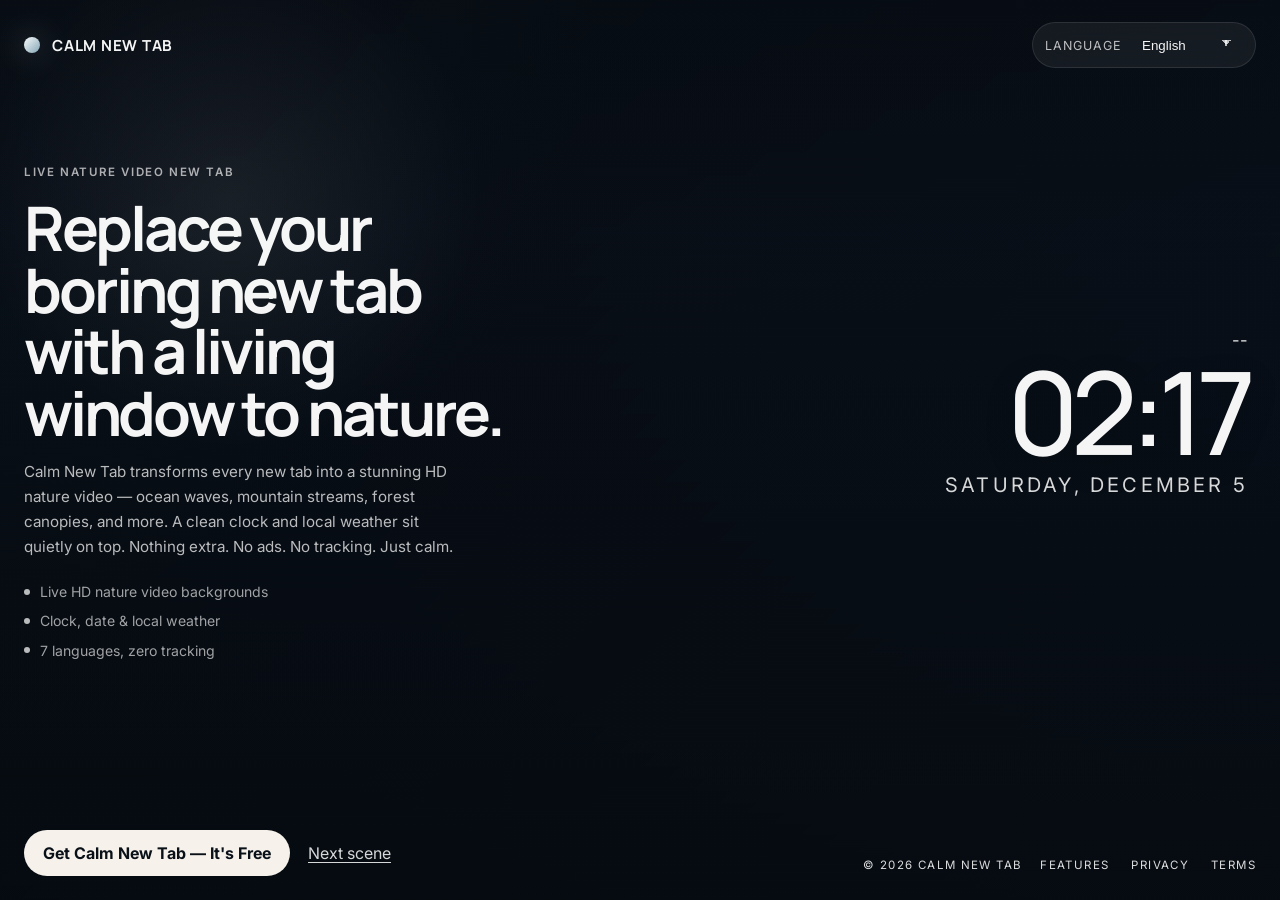
<file: index.html>
<!DOCTYPE html>
<html lang="en">
<head>
  <meta charset="UTF-8">
  <meta name="viewport" content="width=device-width, initial-scale=1.0">
  <link rel="icon" type="image/svg+xml" href="favicon.svg">
  <link rel="icon" type="image/png" href="favicon.png">
  <title>Calm New Tab — Live Nature Video Extension</title>
  <meta name="description" content="Calm new tab with live nature videos, clock, and weather. No distractions, no tracking - just beauty and focus.">
  <link rel="preconnect" href="https://fonts.googleapis.com">
  <link rel="preconnect" href="https://fonts.gstatic.com" crossorigin>
  <link href="https://fonts.googleapis.com/css2?family=Inter:wght@400;500;600;700&family=Manrope:wght@500;700;800&display=swap" rel="stylesheet">
  <link rel="stylesheet" href="styles.css">
  <!-- Meta Pixel Code -->
  <script>
  !function(f,b,e,v,n,t,s)
  {if(f.fbq)return;n=f.fbq=function(){n.callMethod?
  n.callMethod.apply(n,arguments):n.queue.push(arguments)};
  if(!f._fbq)f._fbq=n;n.push=n;n.loaded=!0;n.version='2.0';
  n.queue=[];t=b.createElement(e);t.async=!0;
  t.src=v;s=b.getElementsByTagName(e)[0];
  s.parentNode.insertBefore(t,s)}(window, document,'script',
  'https://connect.facebook.net/en_US/fbevents.js');
  fbq('init', '1281262913578592');
  fbq('track', 'PageView');
  </script>
  <noscript><img height="1" width="1" style="display:none"
  src="https://www.facebook.com/tr?id=1281262913578592&ev=PageView&noscript=1"
  /></noscript>
  <!-- End Meta Pixel Code -->
  <!-- Google tag (gtag.js) -->
  <script async src="https://www.googletagmanager.com/gtag/js?id=G-FVJE2BG1T7"></script>
  <script>
    window.dataLayer = window.dataLayer || [];
    function gtag(){dataLayer.push(arguments);}
    gtag('js', new Date());
    gtag('config', 'G-FVJE2BG1T7');
  </script>
  <script defer src="https://cloud.umami.is/script.js" data-website-id="970f041f-89ee-4b3c-a7d6-19c5fe2774a1"></script>
</head>
<body>
  <div class="backgrounds" aria-hidden="true">
    <video class="bg-video bg-video-a is-visible" autoplay muted loop playsinline></video>
    <video class="bg-video bg-video-b" autoplay muted loop playsinline></video>
    <div class="bg-overlay"></div>
  </div>

  <header class="topbar">
    <a class="brand" href="#hero" aria-label="Calm New Tab">
      <span class="brand-mark"></span>
      <span class="brand-text">Calm New Tab</span>
    </a>

    <nav class="topbar-actions" aria-label="Language switcher">
      <label class="lang-switcher" for="lang-select">
        <span class="lang-label" data-i18n="languageLabel">Language</span>
        <select id="lang-select" class="lang-select" aria-label="Language">
          <option value="en">English</option>
          <option value="ru">Русский</option>
          <option value="uk">Українська</option>
          <option value="de">Deutsch</option>
          <option value="fr">Français</option>
          <option value="es">Español</option>
          <option value="zh">中文</option>
        </select>
      </label>
    </nav>
  </header>

  <main>
    <section class="hero" id="hero">
      <div class="hero-copy">
        <p class="eyebrow" data-i18n="eyebrow">Live nature video new tab</p>
        <h1 data-i18n="heroTitle">Replace your boring new tab with a living window to nature.</h1>
        <p class="hero-text" data-i18n="heroText">
          Calm New Tab transforms every new tab into a stunning HD nature video — ocean waves, mountain streams, forest canopies, and more. A clean clock and local weather sit quietly on top. Nothing extra. No ads. No tracking. Just calm.
        </p>
        <ul class="hero-points" aria-label="Highlights">
          <li data-i18n="pointOne">Live HD nature video backgrounds</li>
          <li data-i18n="pointTwo">Clock, date & local weather</li>
          <li data-i18n="pointThree">7 languages, zero tracking</li>
        </ul>
      </div>

      <aside class="info-overlay" aria-label="Live info">
        <div class="overlay-weather" id="weather">--</div>
        <div class="overlay-clock" id="clock">00:00</div>
        <div class="overlay-date" id="date">Monday, January 1</div>
      </aside>
    </section>
  </main>

  <div class="floating-cta" id="cta">
    <a class="primary-btn" href="https://chromewebstore.google.com/detail/calm-new-tab-nature-video/npdidojclfkphjcdbddalnmjoggagihd" target="_blank" rel="noopener" id="install-link" data-i18n="installNow">Get Calm New Tab — It's Free</a>
    <button class="scene-link" type="button" id="next-background" data-i18n="nextScene">Next scene</button>
  </div>

  <footer class="site-footer">
    <div class="site-footer-copy" data-i18n="footerCopy">© 2026 CALM NEW TAB</div>
    <nav class="site-footer-nav" aria-label="Footer">
      <a href="features.html" data-i18n="footerFeatures">Features</a>
      <a href="privacy.html" data-i18n="footerPrivacy">Privacy</a>
      <a href="terms.html" data-i18n="footerTerms">Terms</a>
    </nav>
  </footer>

  <script src="app.js"></script>
</body>
</html>
</file>
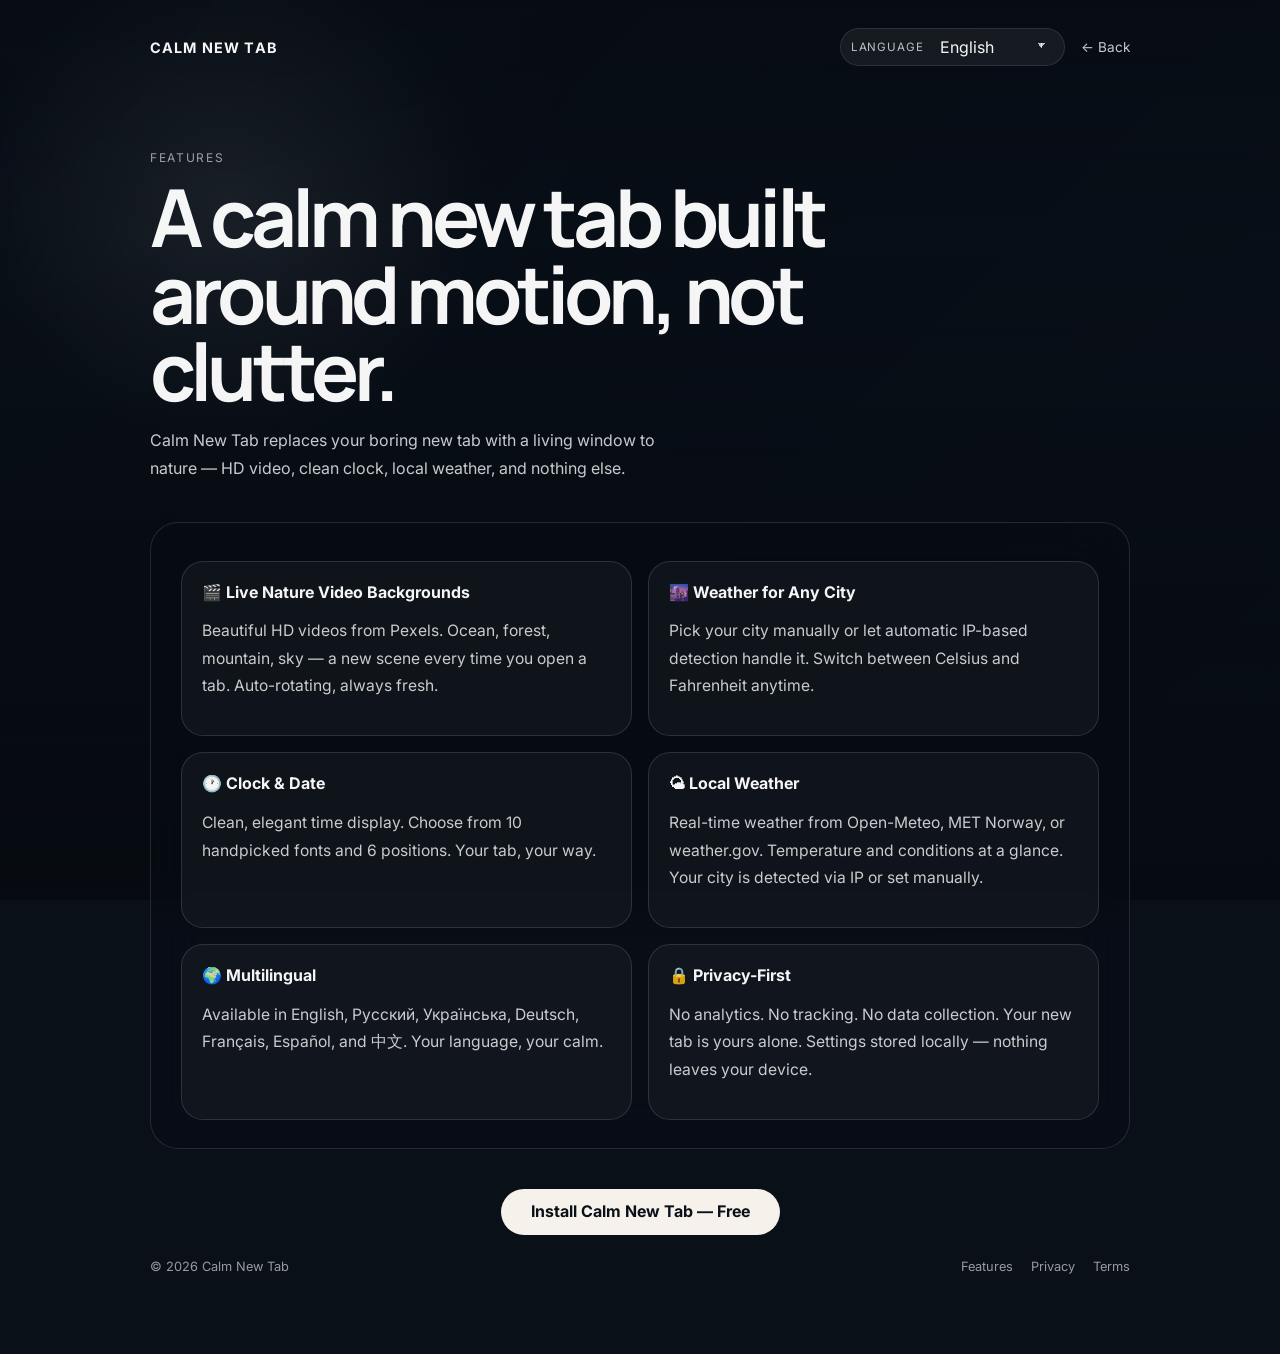
<file: features.html>
<!DOCTYPE html>
<html lang="en">
<head>
  <meta charset="UTF-8">
  <meta name="viewport" content="width=device-width, initial-scale=1.0">
  <link rel="icon" type="image/svg+xml" href="favicon.svg">
  <link rel="icon" type="image/png" href="favicon.png">
  <title>Calm New Tab — Features</title>
  <meta name="description" content="Live nature video backgrounds, minimalist clock, weather for any city, and 7 languages — all in your new tab.">
  <link rel="preconnect" href="https://fonts.googleapis.com">
  <link rel="preconnect" href="https://fonts.gstatic.com" crossorigin>
  <link href="https://fonts.googleapis.com/css2?family=Inter:wght@400;500;600;700&family=Manrope:wght@500;700;800&display=swap" rel="stylesheet">
  <link rel="stylesheet" href="pages.css">
  <!-- Meta Pixel Code -->
  <script>
  !function(f,b,e,v,n,t,s)
  {if(f.fbq)return;n=f.fbq=function(){n.callMethod?
  n.callMethod.apply(n,arguments):n.queue.push(arguments)};
  if(!f._fbq)f._fbq=n;n.push=n;n.loaded=!0;n.version='2.0';
  n.queue=[];t=b.createElement(e);t.async=!0;
  t.src=v;s=b.getElementsByTagName(e)[0];
  s.parentNode.insertBefore(t,s)}(window, document,'script',
  'https://connect.facebook.net/en_US/fbevents.js');
  fbq('init', '1281262913578592');
  fbq('track', 'PageView');
  </script>
  <noscript><img height="1" width="1" style="display:none"
  src="https://www.facebook.com/tr?id=1281262913578592&ev=PageView&noscript=1"
  /></noscript>
  <!-- End Meta Pixel Code -->
  <!-- Google tag (gtag.js) -->
  <script async src="https://www.googletagmanager.com/gtag/js?id=G-FVJE2BG1T7"></script>
  <script>
    window.dataLayer = window.dataLayer || [];
    function gtag(){dataLayer.push(arguments);}
    gtag('js', new Date());
    gtag('config', 'G-FVJE2BG1T7');
  </script>
  <script defer src="https://cloud.umami.is/script.js" data-website-id="970f041f-89ee-4b3c-a7d6-19c5fe2774a1"></script>
</head>
<body>
  <div class="backgrounds" aria-hidden="true">
    <video class="bg-video bg-video-a is-visible" autoplay muted loop playsinline></video>
    <video class="bg-video bg-video-b" autoplay muted loop playsinline></video>
    <div class="bg-overlay"></div>
  </div>
  <div class="page-shell">
    <header class="page-header">
      <a class="page-brand" href="index.html">Calm New Tab</a>
      <div class="page-header-actions">
        <label class="lang-switcher" for="lang-select">
          <span class="lang-label" data-i18n="langLabel">Language</span>
          <select id="lang-select" class="lang-select" aria-label="Language">
            <option value="en">English</option>
            <option value="ru">Русский</option>
            <option value="uk">Українська</option>
            <option value="de">Deutsch</option>
            <option value="fr">Français</option>
            <option value="es">Español</option>
            <option value="zh">中文</option>
          </select>
        </label>
        <a class="page-back" href="index.html" data-i18n="back">← Back</a>
      </div>
    </header>

    <section class="page-hero">
      <p class="page-kicker" data-i18n="featKicker">Features</p>
      <h1 data-i18n="featTitle">A calm new tab built around motion, not clutter.</h1>
      <p class="page-subtitle" data-i18n="featSubtitle">Calm New Tab replaces your boring new tab with a living window to nature — HD video, clean clock, local weather, and nothing else.</p>
    </section>

    <article class="page-content">
      <div class="feature-grid">
        <section class="feature-card">
          <h3 data-i18n="featCard1Title">🎬 Live Nature Video Backgrounds</h3>
          <p data-i18n="featCard1Text">Beautiful HD videos from Pexels. Ocean, forest, mountain, sky — a new scene every time you open a tab. Auto-rotating, always fresh.</p>
        </section>
        <section class="feature-card">
          <h3 data-i18n="featCard2Title">🌆 Weather for Any City</h3>
          <p data-i18n="featCard2Text">Pick your city manually or let automatic IP-based detection handle it. Switch between Celsius and Fahrenheit anytime.</p>
        </section>
        <section class="feature-card">
          <h3 data-i18n="featCard3Title">🕐 Clock & Date</h3>
          <p data-i18n="featCard3Text">Clean, elegant time display. Choose from 10 handpicked fonts and 6 positions. Your tab, your way.</p>
        </section>
        <section class="feature-card">
          <h3 data-i18n="featCard4Title">🌤 Local Weather</h3>
          <p data-i18n="featCard4Text">Real-time weather from Open-Meteo, MET Norway, or weather.gov. Temperature and conditions at a glance. Your city is detected via IP or set manually.</p>
        </section>
        <section class="feature-card">
          <h3 data-i18n="featCard5Title">🌍 Multilingual</h3>
          <p data-i18n="featCard5Text">Available in English, Русский, Українська, Deutsch, Français, Español, and 中文. Your language, your calm.</p>
        </section>
        <section class="feature-card">
          <h3 data-i18n="featCard6Title">🔒 Privacy-First</h3>
          <p data-i18n="featCard6Text">No analytics. No tracking. No data collection. Your new tab is yours alone. Settings stored locally — nothing leaves your device.</p>
        </section>
      </div>
    </article>

    <section class="page-cta">
      <a class="cta-btn" id="features-install-link" href="https://chromewebstore.google.com/detail/calm-new-tab-nature-video/npdidojclfkphjcdbddalnmjoggagihd" target="_blank" rel="noopener" data-i18n="featCta">Install Calm New Tab — Free</a>
    </section>

    <footer class="page-footer">
      <span>© 2026 Calm New Tab</span>
      <nav class="page-footer-nav" aria-label="Footer">
        <a href="features.html" data-i18n="footerFeatures">Features</a>
        <a href="privacy.html" data-i18n="footerPrivacy">Privacy</a>
        <a href="terms.html" data-i18n="footerTerms">Terms</a>
      </nav>
    </footer>
  </div>
  <script src="i18n-pages.js"></script>
  <script src="pages-bg.js"></script>
  <script>
    document.getElementById('features-install-link').addEventListener('click', function () {
      if (typeof window.gtag === 'function') {
        gtag('event', 'install_click', {
          event_category: 'cta',
          event_label: 'features_page',
          link_url: this.href,
        });
      }
      if (typeof window.fbq === 'function') {
        fbq('track', 'InitiateCheckout', {
          content_name: 'Calm New Tab — Chrome Web Store',
          content_category: 'extension_install',
        });
      }
    });
  </script>
</body>
</html>
</file>
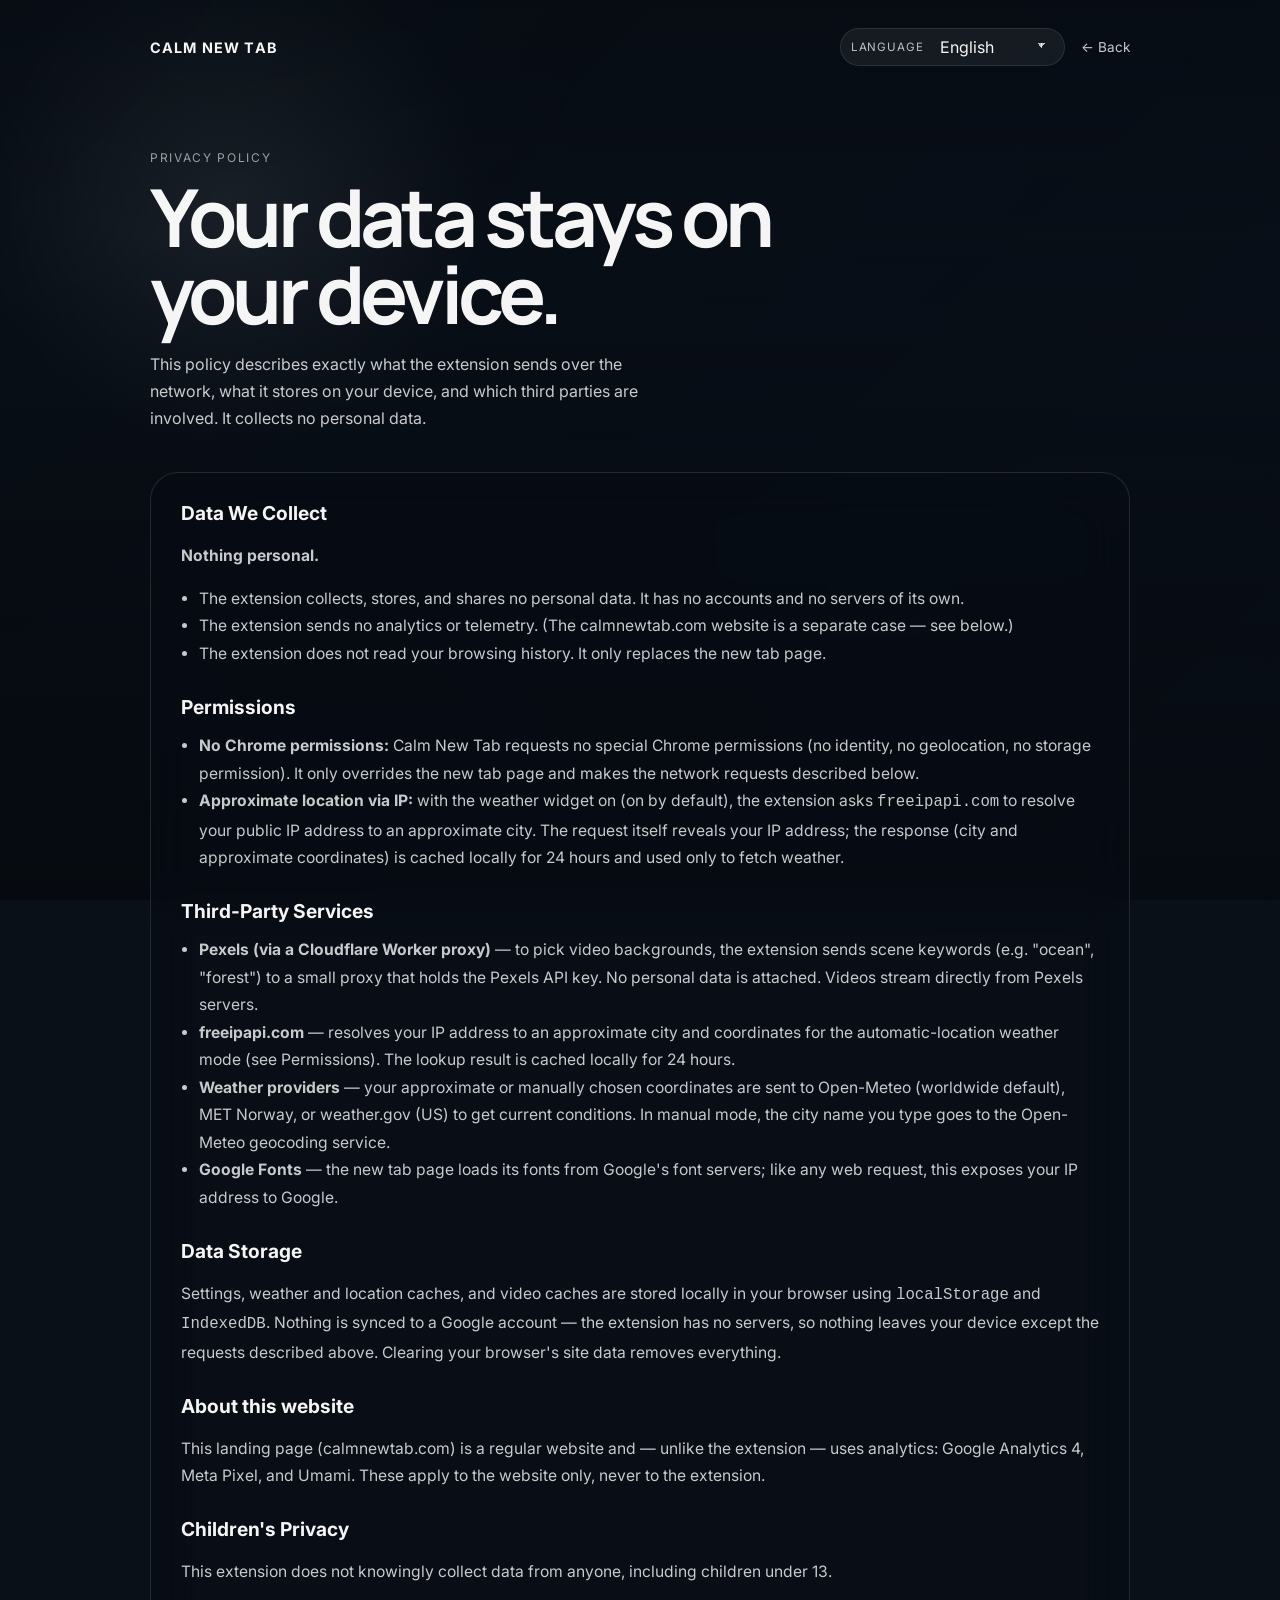
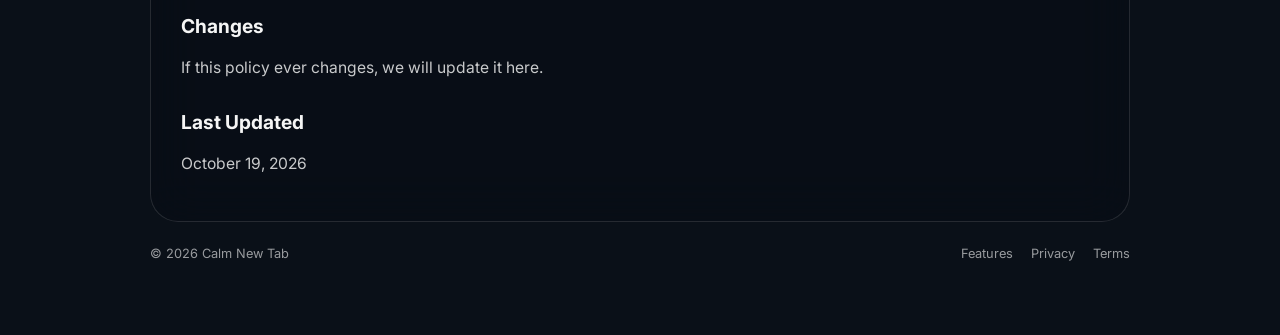
<file: privacy.html>
<!DOCTYPE html>
<html lang="en">
<head>
  <meta charset="UTF-8">
  <meta name="viewport" content="width=device-width, initial-scale=1.0">
  <link rel="icon" type="image/svg+xml" href="favicon.svg">
  <link rel="icon" type="image/png" href="favicon.png">
  <title>Calm New Tab — Privacy Policy</title>
  <meta name="description" content="Calm New Tab privacy policy: what the extension sends over the network, what stays on your device, and which third-party services are involved.">
  <link rel="preconnect" href="https://fonts.googleapis.com">
  <link rel="preconnect" href="https://fonts.gstatic.com" crossorigin>
  <link href="https://fonts.googleapis.com/css2?family=Inter:wght@400;500;600;700&family=Manrope:wght@500;700;800&display=swap" rel="stylesheet">
  <link rel="stylesheet" href="pages.css">
  <!-- Meta Pixel Code -->
  <script>
  !function(f,b,e,v,n,t,s)
  {if(f.fbq)return;n=f.fbq=function(){n.callMethod?
  n.callMethod.apply(n,arguments):n.queue.push(arguments)};
  if(!f._fbq)f._fbq=n;n.push=n;n.loaded=!0;n.version='2.0';
  n.queue=[];t=b.createElement(e);t.async=!0;
  t.src=v;s=b.getElementsByTagName(e)[0];
  s.parentNode.insertBefore(t,s)}(window, document,'script',
  'https://connect.facebook.net/en_US/fbevents.js');
  fbq('init', '1281262913578592');
  fbq('track', 'PageView');
  </script>
  <noscript><img height="1" width="1" style="display:none"
  src="https://www.facebook.com/tr?id=1281262913578592&ev=PageView&noscript=1"
  /></noscript>
  <!-- End Meta Pixel Code -->
  <!-- Google tag (gtag.js) -->
  <script async src="https://www.googletagmanager.com/gtag/js?id=G-FVJE2BG1T7"></script>
  <script>
    window.dataLayer = window.dataLayer || [];
    function gtag(){dataLayer.push(arguments);}
    gtag('js', new Date());
    gtag('config', 'G-FVJE2BG1T7');
  </script>
  <script defer src="https://cloud.umami.is/script.js" data-website-id="970f041f-89ee-4b3c-a7d6-19c5fe2774a1"></script>
</head>
<body>
  <div class="backgrounds" aria-hidden="true">
    <video class="bg-video bg-video-a is-visible" autoplay muted loop playsinline></video>
    <video class="bg-video bg-video-b" autoplay muted loop playsinline></video>
    <div class="bg-overlay"></div>
  </div>
  <div class="page-shell">
    <header class="page-header">
      <a class="page-brand" href="index.html">Calm New Tab</a>
      <div class="page-header-actions">
        <label class="lang-switcher" for="lang-select">
          <span class="lang-label" data-i18n="langLabel">Language</span>
          <select id="lang-select" class="lang-select" aria-label="Language">
            <option value="en">English</option>
            <option value="ru">Русский</option>
            <option value="uk">Українська</option>
            <option value="de">Deutsch</option>
            <option value="fr">Français</option>
            <option value="es">Español</option>
            <option value="zh">中文</option>
          </select>
        </label>
        <a class="page-back" href="index.html" data-i18n="back">← Back</a>
      </div>
    </header>

    <section class="page-hero">
      <p class="page-kicker" data-i18n="privKicker">Privacy Policy</p>
      <h1 data-i18n="privTitle">Your data stays on your device.</h1>
      <p class="page-subtitle" data-i18n="privSubtitle">This policy describes exactly what the extension sends over the network, what it stores on your device, and which third parties are involved. It collects no personal data.</p>
    </section>

    <article class="page-content">
      <h2 data-i18n="privCollectTitle">Data We Collect</h2>
      <p data-i18n-html="privCollectNone"><strong>None.</strong></p>
      <ul>
        <li data-i18n="privCollect1">The extension collects, stores, and shares no personal data. It has no accounts and no servers of its own.</li>
        <li data-i18n="privCollect2">The extension sends no analytics or telemetry. (The calmnewtab.com website is a separate case — see below.)</li>
        <li data-i18n="privCollect3">The extension does not read your browsing history. It only replaces the new tab page.</li>
      </ul>

      <h2 data-i18n="privPermsTitle">Permissions</h2>
      <ul>
        <li data-i18n-html="privPerms1"><strong>No Chrome permissions:</strong> Calm New Tab requests no special Chrome permissions (no identity, no geolocation, no storage permission). It only overrides the new tab page and makes the network requests described below.</li>
        <li data-i18n-html="privPerms2"><strong>Approximate location via IP:</strong> with the weather widget on (on by default), the extension asks <code>freeipapi.com</code> to resolve your public IP address to an approximate city. The request itself reveals your IP address; the response (city and approximate coordinates) is cached locally for 24 hours and used only to fetch weather.</li>
      </ul>

      <h2 data-i18n="privThirdTitle">Third-Party Services</h2>
      <ul>
        <li data-i18n-html="privThird1"><strong>Pexels (via a Cloudflare Worker proxy)</strong> — to pick video backgrounds, the extension sends scene keywords (e.g. "ocean", "forest") to a small proxy that holds the Pexels API key. No personal data is attached. Videos stream directly from Pexels servers.</li>
        <li data-i18n-html="privThird2"><strong>freeipapi.com</strong> — resolves your IP address to an approximate city and coordinates for the automatic-location weather mode (see Permissions). The lookup result is cached locally for 24 hours.</li>
        <li data-i18n-html="privThird3"><strong>Weather providers</strong> — your approximate or manually chosen coordinates are sent to Open-Meteo (worldwide default), MET Norway, or weather.gov (US) to get current conditions. In manual mode, the city name you type goes to the Open-Meteo geocoding service.</li>
        <li data-i18n-html="privThird4"><strong>Google Fonts</strong> — the new tab page loads its fonts from Google's font servers; like any web request, this exposes your IP address to Google.</li>
      </ul>

      <h2 data-i18n="privStorageTitle">Data Storage</h2>
      <p data-i18n-html="privStorageText">Settings, weather and location caches, and video caches are stored locally in your browser using <code>localStorage</code> and <code>IndexedDB</code>. Nothing is synced to a Google account — the extension has no servers, so nothing leaves your device except the requests described above. Clearing your browser's site data removes everything.</p>

      <h2 data-i18n="privWebsiteTitle">About this website</h2>
      <p data-i18n-html="privWebsiteText">This landing page (calmnewtab.com) is a regular website and — unlike the extension — uses analytics: Google Analytics 4, Meta Pixel, and Umami. These apply to the website only, never to the extension.</p>

      <h2 data-i18n="privChildrenTitle">Children's Privacy</h2>
      <p data-i18n="privChildrenText">This extension does not knowingly collect data from anyone, including children under 13.</p>

      <h2 data-i18n="privChangesTitle">Changes</h2>
      <p data-i18n="privChangesText">If this policy ever changes, we will update it here.</p>

      <h2 data-i18n="privUpdatedTitle">Last Updated</h2>
      <p data-i18n="privUpdatedText">October 19, 2026</p>
    </article>

    <footer class="page-footer">
      <span>© 2026 Calm New Tab</span>
      <nav class="page-footer-nav" aria-label="Footer">
        <a href="features.html" data-i18n="footerFeatures">Features</a>
        <a href="privacy.html" data-i18n="footerPrivacy">Privacy</a>
        <a href="terms.html" data-i18n="footerTerms">Terms</a>
      </nav>
    </footer>
  </div>
  <script src="i18n-pages.js"></script>
  <script src="pages-bg.js"></script>
</body>
</html>
</file>
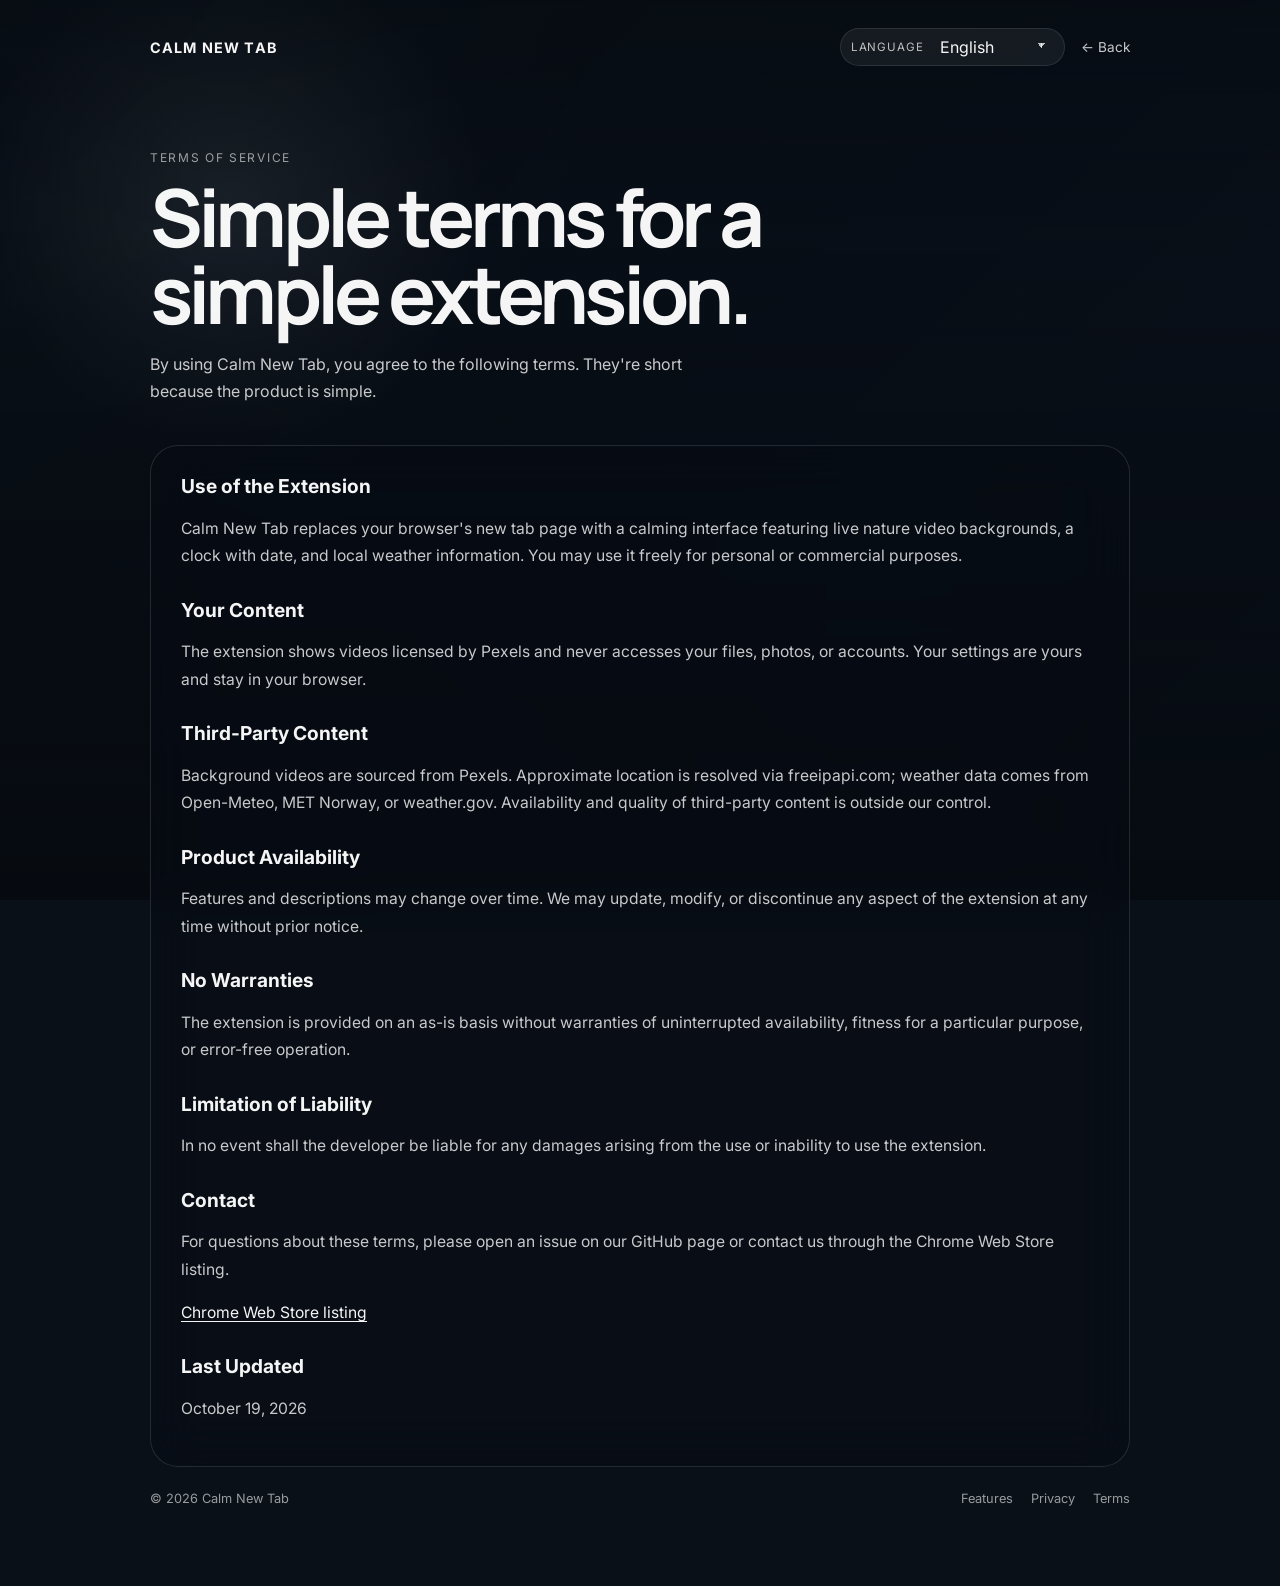
<file: terms.html>
<!DOCTYPE html>
<html lang="en">
<head>
  <meta charset="UTF-8">
  <meta name="viewport" content="width=device-width, initial-scale=1.0">
  <link rel="icon" type="image/svg+xml" href="favicon.svg">
  <link rel="icon" type="image/png" href="favicon.png">
  <title>Calm New Tab — Terms of Service</title>
  <meta name="description" content="Terms of service for Calm New Tab — Live Nature Video Extension.">
  <link rel="preconnect" href="https://fonts.googleapis.com">
  <link rel="preconnect" href="https://fonts.gstatic.com" crossorigin>
  <link href="https://fonts.googleapis.com/css2?family=Inter:wght@400;500;600;700&family=Manrope:wght@500;700;800&display=swap" rel="stylesheet">
  <link rel="stylesheet" href="pages.css">
  <!-- Meta Pixel Code -->
  <script>
  !function(f,b,e,v,n,t,s)
  {if(f.fbq)return;n=f.fbq=function(){n.callMethod?
  n.callMethod.apply(n,arguments):n.queue.push(arguments)};
  if(!f._fbq)f._fbq=n;n.push=n;n.loaded=!0;n.version='2.0';
  n.queue=[];t=b.createElement(e);t.async=!0;
  t.src=v;s=b.getElementsByTagName(e)[0];
  s.parentNode.insertBefore(t,s)}(window, document,'script',
  'https://connect.facebook.net/en_US/fbevents.js');
  fbq('init', '1281262913578592');
  fbq('track', 'PageView');
  </script>
  <noscript><img height="1" width="1" style="display:none"
  src="https://www.facebook.com/tr?id=1281262913578592&ev=PageView&noscript=1"
  /></noscript>
  <!-- End Meta Pixel Code -->
  <!-- Google tag (gtag.js) -->
  <script async src="https://www.googletagmanager.com/gtag/js?id=G-FVJE2BG1T7"></script>
  <script>
    window.dataLayer = window.dataLayer || [];
    function gtag(){dataLayer.push(arguments);}
    gtag('js', new Date());
    gtag('config', 'G-FVJE2BG1T7');
  </script>
  <script defer src="https://cloud.umami.is/script.js" data-website-id="970f041f-89ee-4b3c-a7d6-19c5fe2774a1"></script>
</head>
<body>
  <div class="backgrounds" aria-hidden="true">
    <video class="bg-video bg-video-a is-visible" autoplay muted loop playsinline></video>
    <video class="bg-video bg-video-b" autoplay muted loop playsinline></video>
    <div class="bg-overlay"></div>
  </div>
  <div class="page-shell">
    <header class="page-header">
      <a class="page-brand" href="index.html">Calm New Tab</a>
      <div class="page-header-actions">
        <label class="lang-switcher" for="lang-select">
          <span class="lang-label" data-i18n="langLabel">Language</span>
          <select id="lang-select" class="lang-select" aria-label="Language">
            <option value="en">English</option>
            <option value="ru">Русский</option>
            <option value="uk">Українська</option>
            <option value="de">Deutsch</option>
            <option value="fr">Français</option>
            <option value="es">Español</option>
            <option value="zh">中文</option>
          </select>
        </label>
        <a class="page-back" href="index.html" data-i18n="back">← Back</a>
      </div>
    </header>

    <section class="page-hero">
      <p class="page-kicker" data-i18n="termKicker">Terms of Service</p>
      <h1 data-i18n="termTitle">Simple terms for a simple extension.</h1>
      <p class="page-subtitle" data-i18n="termSubtitle">By using Calm New Tab, you agree to the following terms. They're short because the product is simple.</p>
    </section>

    <article class="page-content">
      <h2 data-i18n="termUseTitle">Use of the Extension</h2>
      <p data-i18n="termUseText">Calm New Tab replaces your browser's new tab page with a calming interface featuring live nature video backgrounds, a clock with date, and local weather information. You may use it freely for personal or commercial purposes.</p>

      <h2 data-i18n="termContentTitle">Your Content</h2>
      <p data-i18n="termContentText">The extension shows videos licensed by Pexels and never accesses your files, photos, or accounts. Your settings are yours and stay in your browser.</p>

      <h2 data-i18n="termThirdTitle">Third-Party Content</h2>
      <p data-i18n="termThirdText">Background videos are sourced from Pexels. Approximate location is resolved via freeipapi.com; weather data comes from Open-Meteo, MET Norway, or weather.gov. Availability and quality of third-party content is outside our control.</p>

      <h2 data-i18n="termAvailTitle">Product Availability</h2>
      <p data-i18n="termAvailText">Features and descriptions may change over time. We may update, modify, or discontinue any aspect of the extension at any time without prior notice.</p>

      <h2 data-i18n="termWarrantyTitle">No Warranties</h2>
      <p data-i18n="termWarrantyText">The extension is provided on an as-is basis without warranties of uninterrupted availability, fitness for a particular purpose, or error-free operation.</p>

      <h2 data-i18n="termLiabilityTitle">Limitation of Liability</h2>
      <p data-i18n="termLiabilityText">In no event shall the developer be liable for any damages arising from the use or inability to use the extension.</p>

      <h2 data-i18n="termContactTitle">Contact</h2>
      <p data-i18n="termContactText">For questions about these terms, please open an issue on our GitHub page or contact us through the Chrome Web Store listing.</p>
      <p><a class="text-link" href="https://chromewebstore.google.com/detail/calm-new-tab-nature-video/npdidojclfkphjcdbddalnmjoggagihd" target="_blank" rel="noopener" data-i18n="termContactStore">Chrome Web Store listing</a></p>

      <h2 data-i18n="termUpdatedTitle">Last Updated</h2>
      <p data-i18n="termUpdatedText">October 19, 2026</p>
    </article>

    <footer class="page-footer">
      <span>© 2026 Calm New Tab</span>
      <nav class="page-footer-nav" aria-label="Footer">
        <a href="features.html" data-i18n="footerFeatures">Features</a>
        <a href="privacy.html" data-i18n="footerPrivacy">Privacy</a>
        <a href="terms.html" data-i18n="footerTerms">Terms</a>
      </nav>
    </footer>
  </div>
  <script src="i18n-pages.js"></script>
  <script src="pages-bg.js"></script>
</body>
</html>
</file>
<file: styles.css>
:root {
  color-scheme: dark;
  --text-primary: rgba(255, 255, 255, 0.96);
  --text-secondary: rgba(255, 255, 255, 0.76);
  --text-muted: rgba(255, 255, 255, 0.56);
  --panel-bg: rgba(14, 19, 28, 0.34);
  --panel-border: rgba(255, 255, 255, 0.14);
  --panel-shadow: 0 20px 70px rgba(0, 0, 0, 0.3);
  --accent: #f6f2eb;
  --accent-strong: #ffffff;
  --focus: rgba(255, 255, 255, 0.9);
}

* {
  box-sizing: border-box;
}

html {
  scroll-behavior: smooth;
}

body {
  margin: 0;
  min-height: 100vh;
  font-family: 'Inter', sans-serif;
  background: #0a1018;
  color: var(--text-primary);
}

body::selection {
  background: rgba(255, 255, 255, 0.18);
}

a,
button {
  font: inherit;
}

button {
  cursor: pointer;
}

.backgrounds,
.bg-video,
.bg-overlay {
  position: fixed;
  inset: 0;
}

.backgrounds {
  z-index: -3;
  overflow: hidden;
  background:
    linear-gradient(135deg, rgba(8, 14, 22, 0.95), rgba(10, 18, 29, 0.72)),
    radial-gradient(circle at top left, rgba(120, 164, 196, 0.35), transparent 38%);
}

.bg-video {
  width: 100%;
  height: 100%;
  object-fit: cover;
  opacity: 0;
  transform: scale(1.03);
  transition: opacity 1.2s ease, transform 10s ease;
}

.bg-video.is-visible {
  opacity: 1;
  transform: scale(1);
}

.bg-overlay {
  z-index: 1;
  background:
    linear-gradient(180deg, rgba(5, 8, 12, 0.34) 0%, rgba(5, 8, 12, 0.12) 26%, rgba(5, 8, 12, 0.62) 100%),
    radial-gradient(circle at 18% 22%, rgba(255, 255, 255, 0.08), transparent 20%);
}

.topbar,
.hero {
  position: relative;
  z-index: 3;
}

.topbar {
  width: 100%;
  margin: 0;
  padding: 22px 0 0;
  display: flex;
  align-items: center;
  justify-content: space-between;
  gap: 20px;
  padding-inline: 24px;
}

.brand {
  display: inline-flex;
  align-items: center;
  gap: 12px;
  text-decoration: none;
  color: var(--text-primary);
}

.brand-mark {
  width: 16px;
  height: 16px;
  border-radius: 999px;
  background: linear-gradient(135deg, rgba(255, 255, 255, 0.98), rgba(162, 205, 224, 0.8));
  box-shadow: 0 0 32px rgba(255, 255, 255, 0.34);
}

.brand-text {
  font-family: 'Manrope', sans-serif;
  font-size: 0.95rem;
  font-weight: 700;
  letter-spacing: 0.05em;
  text-transform: uppercase;
}

.topbar-actions {
  display: flex;
  align-items: center;
  gap: 12px;
}

.lang-switcher {
  display: inline-flex;
  align-items: center;
  gap: 10px;
  min-height: 42px;
  padding: 6px 12px;
  border-radius: 999px;
  background: rgba(255, 255, 255, 0.06);
  border: 1px solid rgba(255, 255, 255, 0.1);
  backdrop-filter: blur(18px);
  -webkit-backdrop-filter: blur(18px);
}

.lang-label {
  font-size: 0.78rem;
  color: rgba(255, 255, 255, 0.72);
  letter-spacing: 0.08em;
  text-transform: uppercase;
}

.lang-select {
  color: var(--text-secondary);
  border-radius: 999px;
  transition: background-color 180ms ease, color 180ms ease, border-color 180ms ease;
}

.lang-select {
  min-height: 32px;
  padding: 0 34px 0 10px;
  border: 0;
  background:
    linear-gradient(45deg, transparent 50%, rgba(255, 255, 255, 0.72) 50%) calc(100% - 16px) calc(50% - 2px) / 6px 6px no-repeat,
    linear-gradient(135deg, rgba(255, 255, 255, 0.72) 50%, transparent 50%) calc(100% - 12px) calc(50% - 2px) / 6px 6px no-repeat,
    transparent;
  color: var(--text-primary);
  appearance: none;
  -webkit-appearance: none;
  outline: none;
}

.lang-select:hover {
  background: rgba(255, 255, 255, 0.12);
  color: var(--text-primary);
}

.hero {
  width: 100%;
  min-height: calc(100vh - 84px);
  margin: 0;
  padding: 42px 0 168px;
  display: grid;
  grid-template-columns: minmax(320px, 560px) 1fr;
  gap: 24px;
  align-items: center;
  padding-inline: 24px;
}

.hero-copy {
  max-width: 520px;
  padding: 0;
}

.info-overlay {
  display: flex;
  flex-direction: column;
  align-items: flex-end;
  justify-content: center;
  gap: 10px;
  text-align: right;
  padding-right: 8px;
}

.eyebrow {
  margin: 0 0 18px;
  font-size: 0.72rem;
  font-weight: 600;
  letter-spacing: 0.14em;
  text-transform: uppercase;
  color: rgba(255, 255, 255, 0.66);
}

h1,
h2 {
  margin: 0;
  font-family: 'Manrope', sans-serif;
  line-height: 0.95;
  letter-spacing: -0.05em;
}

h1 {
  font-size: clamp(2.2rem, 4.8vw, 4rem);
  max-width: 12ch;
  line-height: 1;
}

.hero-text {
  max-width: 44ch;
  margin: 16px 0 0;
  font-size: 0.95rem;
  line-height: 1.65;
  color: rgba(255, 255, 255, 0.72);
}

.primary-btn,
.scene-link {
  min-height: 42px;
  padding: 12px 18px;
  border-radius: 999px;
  display: inline-flex;
  align-items: center;
  justify-content: center;
  text-decoration: none;
  border: 1px solid transparent;
  transition: transform 180ms ease, background-color 180ms ease, border-color 180ms ease, color 180ms ease;
}

.primary-btn {
  background: var(--accent);
  color: #091018;
  font-weight: 700;
}

.primary-btn:hover,
.scene-link:hover {
  transform: translateY(-1px);
}

.scene-link {
  min-height: auto;
  padding: 6px 4px;
  background: transparent;
  border: 0;
  color: rgba(255, 255, 255, 0.84);
  text-decoration: underline;
  text-underline-offset: 0.18em;
}

.hero-points {
  margin: 22px 0 0;
  padding: 0;
  list-style: none;
  display: grid;
  gap: 8px;
}

.hero-points li {
  min-height: auto;
  padding: 0 0 0 16px;
  border-radius: 0;
  background: transparent;
  color: rgba(255, 255, 255, 0.62);
  border: 0;
  position: relative;
  font-size: 0.88rem;
  line-height: 1.5;
}

.hero-points li::before {
  content: '';
  position: absolute;
  left: 0;
  top: 0.55em;
  width: 6px;
  height: 6px;
  border-radius: 999px;
  background: rgba(255, 255, 255, 0.72);
}

.overlay-weather {
  color: rgba(255, 255, 255, 0.88);
  font-size: clamp(0.95rem, 1.3vw, 1.1rem);
  line-height: 1.3;
}

.overlay-clock {
  font-family: 'Manrope', sans-serif;
  font-size: clamp(3.8rem, 10vw, 7.2rem);
  font-weight: 500;
  letter-spacing: -0.07em;
  line-height: 0.88;
  text-shadow: 0 10px 30px rgba(0, 0, 0, 0.18);
}

.overlay-date {
  color: rgba(255, 255, 255, 0.84);
  font-size: clamp(0.95rem, 1.8vw, 1.25rem);
  letter-spacing: 0.16em;
  text-transform: uppercase;
}

.floating-cta {
  position: fixed;
  left: 24px;
  bottom: 24px;
  z-index: 4;
  display: flex;
  align-items: center;
  gap: 14px;
}

.site-footer {
  position: fixed;
  right: 24px;
  bottom: 28px;
  left: auto;
  z-index: 4;
  display: flex;
  align-items: center;
  justify-content: flex-end;
  gap: 18px;
  pointer-events: none;
}

.site-footer-copy,
.site-footer-nav a {
  color: rgba(255, 255, 255, 0.86);
  font-size: 0.72rem;
  letter-spacing: 0.12em;
  text-transform: uppercase;
  text-decoration: none;
  pointer-events: auto;
}

.site-footer-nav {
  display: flex;
  align-items: center;
  gap: 22px;
  pointer-events: auto;
}

.site-footer-nav a:hover {
  color: #ffffff;
}

:focus-visible {
  outline: 2px solid var(--focus);
  outline-offset: 3px;
}

@media (max-width: 1080px) {
  .hero {
    grid-template-columns: 1fr;
    min-height: auto;
    padding-top: 30px;
    padding-bottom: 188px;
    gap: 20px;
  }

  .info-overlay {
    align-items: flex-start;
    text-align: left;
    padding-right: 0;
  }
}

@media (max-width: 720px) {
  .topbar {
    padding-top: 18px;
    align-items: flex-start;
    flex-direction: column;
  }

  .topbar-actions {
    width: 100%;
    justify-content: space-between;
    flex-wrap: wrap;
  }

  .hero {
    width: 100%;
    padding-inline: 12px;
    padding-bottom: 236px;
  }

  h1 {
    font-size: clamp(2.2rem, 13vw, 3rem);
  }

  .primary-btn,
  .lang-switcher,
  .lang-select,
  .scene-link {
    width: 100%;
  }

  .lang-switcher {
    border-radius: 18px;
    justify-content: space-between;
  }

  .floating-cta {
    right: 12px;
    left: 12px;
    bottom: 12px;
    flex-direction: column;
    align-items: stretch;
  }

  .site-footer {
    right: 12px;
    left: 12px;
    bottom: 112px;
    flex-direction: column;
    align-items: flex-start;
    justify-content: flex-start;
  }

  .site-footer-nav {
    gap: 14px;
    flex-wrap: wrap;
  }
}

@media (prefers-reduced-motion: reduce) {
  html {
    scroll-behavior: auto;
  }

  *,
  *::before,
  *::after {
    animation: none !important;
    transition-duration: 0.01ms !important;
    transition-delay: 0ms !important;
  }
}
</file>
<file: pages.css>
:root {
  color-scheme: dark;
  --text-primary: rgba(255, 255, 255, 0.96);
  --text-secondary: rgba(255, 255, 255, 0.78);
  --text-muted: rgba(255, 255, 255, 0.58);
  --line: rgba(255, 255, 255, 0.12);

  --panel: rgba(8, 13, 20, 0.46);
}

* {
  box-sizing: border-box;
}

html {
  scroll-behavior: smooth;
}

body {
  margin: 0;
  min-height: 100vh;
  font-family: Inter, sans-serif;
  color: var(--text-primary);
  background: #0a1018;
}

.backgrounds,
.bg-video,
.bg-overlay {
  position: fixed;
  inset: 0;
}

.backgrounds {
  z-index: -3;
  overflow: hidden;
  background:
    linear-gradient(135deg, rgba(8, 14, 22, 0.95), rgba(10, 18, 29, 0.72)),
    radial-gradient(circle at top left, rgba(120, 164, 196, 0.35), transparent 38%);
}

.bg-video {
  width: 100%;
  height: 100%;
  object-fit: cover;
  opacity: 0;
  transform: scale(1.03);
  transition: opacity 1.2s ease, transform 10s ease;
}

.bg-video.is-visible {
  opacity: 1;
  transform: scale(1);
}

.bg-overlay {
  z-index: 1;
  background:
    linear-gradient(180deg, rgba(5, 8, 12, 0.34) 0%, rgba(5, 8, 12, 0.12) 26%, rgba(5, 8, 12, 0.62) 100%),
    radial-gradient(circle at 18% 22%, rgba(255, 255, 255, 0.08), transparent 20%);
}

a {
  color: inherit;
}

.page-shell {
  position: relative;
  z-index: 3;
  width: min(calc(100% - 40px), 980px);
  margin: 0 auto;
  padding: 28px 0 80px;
}

.page-header {
  display: flex;
  align-items: center;
  justify-content: space-between;
  gap: 20px;
  flex-wrap: wrap;
}

.page-header-actions {
  display: flex;
  align-items: center;
  gap: 16px;
}

.lang-switcher {
  display: inline-flex;
  align-items: center;
  gap: 8px;
  padding: 4px 10px;
  border-radius: 999px;
  background: rgba(255, 255, 255, 0.06);
  border: 1px solid rgba(255, 255, 255, 0.1);
}

.lang-label {
  font-size: 0.72rem;
  color: rgba(255, 255, 255, 0.72);
  letter-spacing: 0.08em;
  text-transform: uppercase;
}

.lang-select {
  min-height: 28px;
  padding: 0 28px 0 8px;
  border: 0;
  border-radius: 999px;
  background:
    linear-gradient(45deg, transparent 50%, rgba(255, 255, 255, 0.72) 50%) calc(100% - 12px) calc(50% - 2px) / 5px 5px no-repeat,
    linear-gradient(135deg, rgba(255, 255, 255, 0.72) 50%, transparent 50%) calc(100% - 8px) calc(50% - 2px) / 5px 5px no-repeat,
    transparent;
  color: var(--text-primary);
  appearance: none;
  -webkit-appearance: none;
  outline: none;
  font: inherit;
  cursor: pointer;
}

.lang-select:hover {
  background-color: rgba(255, 255, 255, 0.12);
}

.page-brand,
.page-back {
  text-decoration: none;
}

.page-brand {
  font-size: 0.9rem;
  font-weight: 700;
  letter-spacing: 0.08em;
  text-transform: uppercase;
}

.page-back {
  color: var(--text-secondary);
  font-size: 0.85rem;
}

.page-hero {
  margin-top: 84px;
  max-width: 760px;
}

.page-kicker {
  margin: 0 0 14px;
  font-size: 0.75rem;
  letter-spacing: 0.14em;
  text-transform: uppercase;
  color: var(--text-muted);
}

.page-hero h1 {
  margin: 0;
  font-family: Manrope, sans-serif;
  font-size: clamp(2.8rem, 8vw, 5rem);
  line-height: 0.96;
  letter-spacing: -0.06em;
}

.page-subtitle {
  max-width: 54ch;
  margin: 18px 0 0;
  color: var(--text-secondary);
  font-size: 1rem;
  line-height: 1.7;
}

.page-content {
  margin-top: 40px;
  padding: 28px 30px;
  border: 1px solid var(--line);
  border-radius: 28px;
  background: var(--panel);
  backdrop-filter: blur(24px);
  -webkit-backdrop-filter: blur(24px);
}

.page-content h2 {
  margin: 28px 0 12px;
  font-size: 1.2rem;
  line-height: 1.3;
}

.page-content h2:first-child {
  margin-top: 0;
}

.page-content p,
.page-content li {
  color: var(--text-secondary);
  font-size: 0.98rem;
  line-height: 1.75;
}

.page-content ul {
  margin: 0;
  padding-left: 18px;
}

.feature-grid {
  display: grid;
  grid-template-columns: repeat(2, minmax(0, 1fr));
  gap: 16px;
  margin-top: 10px;
}

.feature-card {
  padding: 20px;
  border: 1px solid var(--line);
  border-radius: 22px;
  background: rgba(255, 255, 255, 0.04);
}

.feature-card h3 {
  margin: 0 0 8px;
  font-size: 1rem;
}

.page-footer {
  margin-top: 24px;
  display: flex;
  align-items: center;
  justify-content: space-between;
  gap: 20px;
  color: var(--text-muted);
  font-size: 0.8rem;
}

.page-footer-nav {
  display: flex;
  gap: 18px;
}

.page-footer-nav a {
  text-decoration: none;
}

@media (max-width: 720px) {
  .page-shell {
    width: min(calc(100% - 24px), 980px);
    padding-bottom: 48px;
  }

  .page-header,
  .page-footer {
    flex-direction: column;
    align-items: flex-start;
  }

  .page-hero {
    margin-top: 54px;
  }

  .page-content {
    padding: 22px 18px;
    border-radius: 22px;
  }

  .feature-grid {
    grid-template-columns: 1fr;
  }
}

.page-cta {
  text-align: center;
  margin-top: 40px;
}

.text-link {
  color: var(--text-primary);
  text-decoration: underline;
  text-underline-offset: 3px;
}

.text-link:hover {
  color: #ffffff;
}

.cta-btn {
  display: inline-block;
  min-height: 46px;
  padding: 13px 30px;
  border-radius: 999px;
  background: #f6f2eb;
  color: #091018;
  font-weight: 700;
  font-size: 16px;
  line-height: 1.2;
  text-decoration: none;
  transition: transform 0.15s ease;
}

.cta-btn:hover {
  transform: translateY(-1px);
}

.cta-btn:focus-visible {
  outline: 2px solid rgba(255, 255, 255, 0.9);
  outline-offset: 2px;
}

@media (max-width: 720px) {
  .cta-btn {
    width: 100%;
    max-width: 420px;
  }
}
</file>
